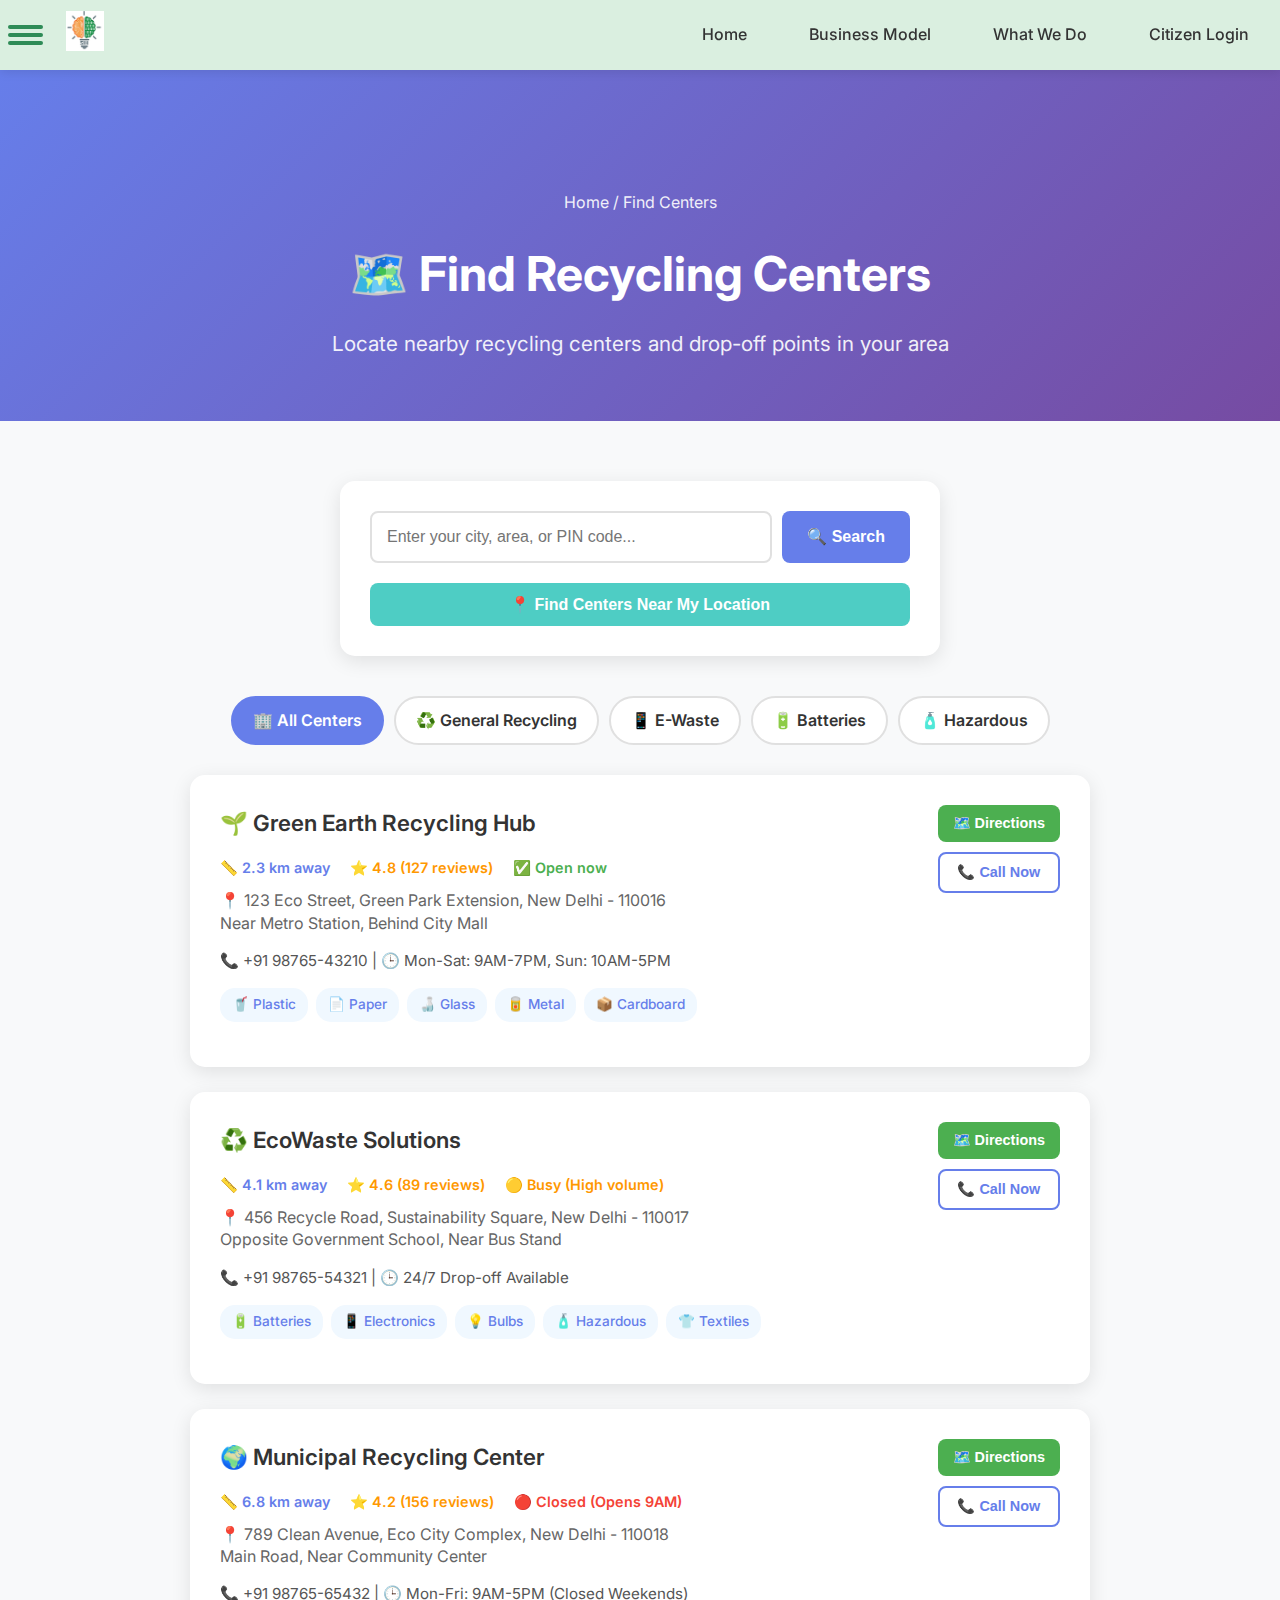
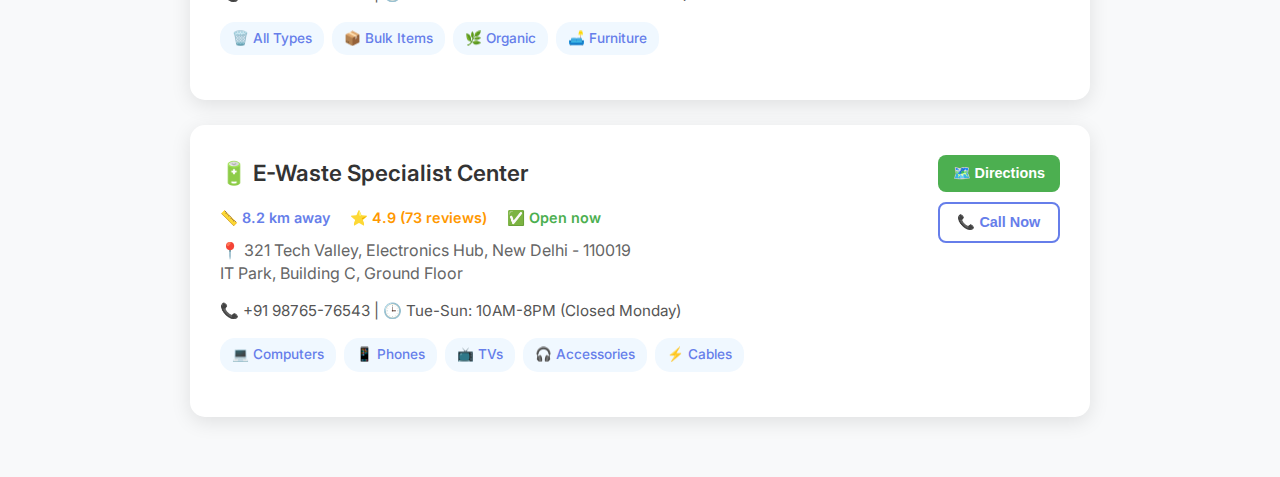
<file: find-center.html>
<!DOCTYPE html>
<html lang="en">
<head>
    <meta charset="UTF-8">
    <meta name="viewport" content="width=device-width, initial-scale=1.0">
    <title>Find Recycling Centers | ZeroWasteX</title>
    <link href="https://fonts.googleapis.com/css2?family=Inter:wght@300;400;500;600;700&display=swap" rel="stylesheet">
    <link rel="stylesheet" href="styles.css">
    <style>
        .center-hero {
            background: linear-gradient(135deg, #667eea 0%, #764ba2 100%);
            color: white;
            padding: 120px 0 60px;
            margin-top: 70px;
            text-align: center;
        }
        
        .center-content {
            padding: 60px 0;
            background: #f8f9fa;
        }
        
        .search-section {
            max-width: 600px;
            margin: 0 auto 40px;
            background: white;
            padding: 30px;
            border-radius: 15px;
            box-shadow: 0 5px 20px rgba(0,0,0,0.1);
        }
        
        .search-bar {
            display: flex;
            gap: 10px;
            margin-bottom: 20px;
        }
        
        .search-bar input {
            flex: 1;
            padding: 15px;
            border: 2px solid #e0e0e0;
            border-radius: 8px;
            font-size: 1rem;
            transition: border-color 0.3s ease;
        }
        
        .search-bar input:focus {
            border-color: #667eea;
            outline: none;
        }
        
        .search-btn {
            background: #667eea;
            color: white;
            border: none;
            padding: 15px 25px;
            border-radius: 8px;
            cursor: pointer;
            font-weight: 600;
            font-size: 1rem;
            transition: all 0.3s ease;
        }
        
        .search-btn:hover {
            background: #5a6fd8;
            transform: translateY(-2px);
        }
        
        .location-btn {
            width: 100%;
            background: #4ecdc4;
            color: white;
            border: none;
            padding: 12px 20px;
            border-radius: 8px;
            cursor: pointer;
            font-size: 1rem;
            font-weight: 600;
            transition: all 0.3s ease;
        }
        
        .location-btn:hover {
            background: #26a69a;
        }
        
        .centers-grid {
            display: grid;
            gap: 25px;
            max-width: 900px;
            margin: 0 auto;
        }
        
        .center-card {
            background: white;
            padding: 30px;
            border-radius: 15px;
            box-shadow: 0 5px 20px rgba(0,0,0,0.1);
            transition: all 0.3s ease;
            display: flex;
            justify-content: space-between;
            align-items: flex-start;
            gap: 25px;
        }
        
        .center-card:hover {
            transform: translateY(-5px);
            box-shadow: 0 15px 35px rgba(0,0,0,0.15);
        }
        
        .center-info {
            flex: 1;
        }
        
        .center-card h3 {
            margin: 0 0 15px 0;
            color: #333;
            font-size: 1.4rem;
            font-weight: 600;
        }
        
        .center-details {
            display: flex;
            gap: 20px;
            margin-bottom: 10px;
            flex-wrap: wrap;
            font-size: 0.9rem;
        }
        
        .distance {
            color: #667eea;
            font-weight: 600;
        }
        
        .rating {
            color: #ff9800;
            font-weight: 600;
        }
        
        .status {
            font-weight: 600;
        }
        
        .status.open { color: #4caf50; }
        .status.busy { color: #ff9800; }
        .status.closed { color: #f44336; }
        
        .address {
            color: #666;
            margin-bottom: 15px;
            line-height: 1.4;
        }
        
        .contact-info {
            margin-bottom: 15px;
            font-size: 0.95rem;
            color: #555;
        }
        
        .accepted-items {
            display: flex;
            gap: 8px;
            flex-wrap: wrap;
            margin-bottom: 15px;
        }
        
        .item-tag {
            background: #f0f8ff;
            color: #667eea;
            padding: 6px 12px;
            border-radius: 15px;
            font-size: 0.85rem;
            font-weight: 500;
        }
        
        .center-actions {
            display: flex;
            flex-direction: column;
            gap: 10px;
            min-width: 120px;
        }
        
        .action-btn-small {
            padding: 10px 15px;
            border: none;
            border-radius: 8px;
            cursor: pointer;
            font-size: 0.9rem;
            font-weight: 600;
            transition: all 0.3s ease;
            text-align: center;
        }
        
        .directions-btn {
            background: #4caf50;
            color: white;
        }
        
        .call-btn {
            background: transparent;
            color: #667eea;
            border: 2px solid #667eea;
        }
        
        .action-btn-small:hover {
            transform: translateY(-2px);
        }
        
        .directions-btn:hover {
            background: #45a049;
        }
        
        .call-btn:hover {
            background: #667eea;
            color: white;
        }
        
        .breadcrumb {
            margin-bottom: 20px;
            opacity: 0.9;
        }
        
        .breadcrumb a {
            color: white;
            text-decoration: none;
        }
        
        .hero-title {
            font-size: 3rem;
            font-weight: 700;
            margin-bottom: 15px;
        }
        
        .hero-subtitle {
            font-size: 1.3rem;
            opacity: 0.9;
        }
        
        .filter-tabs {
            display: flex;
            justify-content: center;
            gap: 10px;
            margin: 30px 0;
            flex-wrap: wrap;
        }
        
        .filter-tab {
            padding: 10px 20px;
            background: white;
            border: 2px solid #e0e0e0;
            border-radius: 25px;
            cursor: pointer;
            font-weight: 600;
            transition: all 0.3s ease;
        }
        
        .filter-tab.active,
        .filter-tab:hover {
            background: #667eea;
            color: white;
            border-color: #667eea;
        }
        
        @media (max-width: 768px) {
            .search-section {
                margin: 0 20px 40px;
                padding: 20px;
            }
            .center-card {
                flex-direction: column;
                gap: 20px;
                margin: 0 20px;
            }
            .center-actions {
                flex-direction: row;
                min-width: auto;
                width: 100%;
            }
            .action-btn-small {
                flex: 1;
            }
            .hero-title {
                font-size: 2.2rem;
            }
        }
    </style>
</head>
<body>
    <header class="header">
        <div class="header-container">
            <div class="header-left">
                <button class="hamburger-menu" id="hamburgerMenu">
                    <span></span>
                    <span></span>
                    <span></span>
                </button>
                <div class="logo-placeholder">
                    <img src="SIH2.webp" alt="Smart India Hackathon" class="hackathon-logo">
                </div>
            </div>
            <nav class="header-nav">
                <a href="index.html" class="nav-link">Home</a>
                <a href="business-model.html" class="nav-link">Business Model</a>
                <a href="what-we-do.html" class="nav-link">What We Do</a>
                <a href="citizen-login.html" class="nav-link">Citizen Login</a>
            </nav>
        </div>
    </header>

    <section class="center-hero">
        <div class="container">
            <div class="breadcrumb">
                <a href="index.html">Home</a> / <span>Find Centers</span>
            </div>
            <h1 class="hero-title">🗺️ Find Recycling Centers</h1>
            <p class="hero-subtitle">Locate nearby recycling centers and drop-off points in your area</p>
        </div>
    </section>

    <main class="center-content">
        <div class="container">
            <div class="search-section">
                <div class="search-bar">
                    <input type="text" placeholder="Enter your city, area, or PIN code..." id="locationSearch">
                    <button class="search-btn" onclick="searchCenters()">🔍 Search</button>
                </div>
                <button class="location-btn" onclick="findNearMe()">
                    📍 Find Centers Near My Location
                </button>
            </div>
            
            <div class="filter-tabs">
                <div class="filter-tab active">🏢 All Centers</div>
                <div class="filter-tab">♻️ General Recycling</div>
                <div class="filter-tab">📱 E-Waste</div>
                <div class="filter-tab">🔋 Batteries</div>
                <div class="filter-tab">🧴 Hazardous</div>
            </div>
            
            <div class="centers-grid">
                <div class="center-card">
                    <div class="center-info">
                        <h3>🌱 Green Earth Recycling Hub</h3>
                        <div class="center-details">
                            <span class="distance">📏 2.3 km away</span>
                            <span class="rating">⭐ 4.8 (127 reviews)</span>
                            <span class="status open">✅ Open now</span>
                        </div>
                        <div class="address">
                            📍 123 Eco Street, Green Park Extension, New Delhi - 110016<br>
                            Near Metro Station, Behind City Mall
                        </div>
                        <div class="contact-info">
                            📞 +91 98765-43210 | 🕒 Mon-Sat: 9AM-7PM, Sun: 10AM-5PM
                        </div>
                        <div class="accepted-items">
                            <span class="item-tag">🥤 Plastic</span>
                            <span class="item-tag">📄 Paper</span>
                            <span class="item-tag">🍶 Glass</span>
                            <span class="item-tag">🥫 Metal</span>
                            <span class="item-tag">📦 Cardboard</span>
                        </div>
                    </div>
                    <div class="center-actions">
                        <button class="action-btn-small directions-btn" onclick="getDirections('center1')">
                            🗺️ Directions
                        </button>
                        <button class="action-btn-small call-btn" onclick="callCenter('9876543210')">
                            📞 Call Now
                        </button>
                    </div>
                </div>

                <div class="center-card">
                    <div class="center-info">
                        <h3>♻️ EcoWaste Solutions</h3>
                        <div class="center-details">
                            <span class="distance">📏 4.1 km away</span>
                            <span class="rating">⭐ 4.6 (89 reviews)</span>
                            <span class="status busy">🟡 Busy (High volume)</span>
                        </div>
                        <div class="address">
                            📍 456 Recycle Road, Sustainability Square, New Delhi - 110017<br>
                            Opposite Government School, Near Bus Stand
                        </div>
                        <div class="contact-info">
                            📞 +91 98765-54321 | 🕒 24/7 Drop-off Available
                        </div>
                        <div class="accepted-items">
                            <span class="item-tag">🔋 Batteries</span>
                            <span class="item-tag">📱 Electronics</span>
                            <span class="item-tag">💡 Bulbs</span>
                            <span class="item-tag">🧴 Hazardous</span>
                            <span class="item-tag">👕 Textiles</span>
                        </div>
                    </div>
                    <div class="center-actions">
                        <button class="action-btn-small directions-btn" onclick="getDirections('center2')">
                            🗺️ Directions
                        </button>
                        <button class="action-btn-small call-btn" onclick="callCenter('9876554321')">
                            📞 Call Now
                        </button>
                    </div>
                </div>

                <div class="center-card">
                    <div class="center-info">
                        <h3>🌍 Municipal Recycling Center</h3>
                        <div class="center-details">
                            <span class="distance">📏 6.8 km away</span>
                            <span class="rating">⭐ 4.2 (156 reviews)</span>
                            <span class="status closed">🔴 Closed (Opens 9AM)</span>
                        </div>
                        <div class="address">
                            📍 789 Clean Avenue, Eco City Complex, New Delhi - 110018<br>
                            Main Road, Near Community Center
                        </div>
                        <div class="contact-info">
                            📞 +91 98765-65432 | 🕒 Mon-Fri: 9AM-5PM (Closed Weekends)
                        </div>
                        <div class="accepted-items">
                            <span class="item-tag">🗑️ All Types</span>
                            <span class="item-tag">📦 Bulk Items</span>
                            <span class="item-tag">🌿 Organic</span>
                            <span class="item-tag">🛋️ Furniture</span>
                        </div>
                    </div>
                    <div class="center-actions">
                        <button class="action-btn-small directions-btn" onclick="getDirections('center3')">
                            🗺️ Directions
                        </button>
                        <button class="action-btn-small call-btn" onclick="callCenter('9876665432')">
                            📞 Call Now
                        </button>
                    </div>
                </div>

                <div class="center-card">
                    <div class="center-info">
                        <h3>🔋 E-Waste Specialist Center</h3>
                        <div class="center-details">
                            <span class="distance">📏 8.2 km away</span>
                            <span class="rating">⭐ 4.9 (73 reviews)</span>
                            <span class="status open">✅ Open now</span>
                        </div>
                        <div class="address">
                            📍 321 Tech Valley, Electronics Hub, New Delhi - 110019<br>
                            IT Park, Building C, Ground Floor
                        </div>
                        <div class="contact-info">
                            📞 +91 98765-76543 | 🕒 Tue-Sun: 10AM-8PM (Closed Monday)
                        </div>
                        <div class="accepted-items">
                            <span class="item-tag">💻 Computers</span>
                            <span class="item-tag">📱 Phones</span>
                            <span class="item-tag">📺 TVs</span>
                            <span class="item-tag">🎧 Accessories</span>
                            <span class="item-tag">⚡ Cables</span>
                        </div>
                    </div>
                    <div class="center-actions">
                        <button class="action-btn-small directions-btn" onclick="getDirections('center4')">
                            🗺️ Directions
                        </button>
                        <button class="action-btn-small call-btn" onclick="callCenter('9876576543')">
                            📞 Call Now
                        </button>
                    </div>
                </div>
            </div>
        </div>
    </main>

    <script>
        function searchCenters() {
            const query = document.getElementById('locationSearch').value;
            if (query) {
                alert("🔍 Searching for recycling centers near: " + query + "\n\nShowing results within 15km radius.");
            } else {
                alert("Please enter a location to search.");
            }
        }
        
        function findNearMe() {
            if (navigator.geolocation) {
                navigator.geolocation.getCurrentPosition(function(position) {
                    alert("📍 Location detected!\n\nShowing recycling centers near your current location.\nFound 8 centers within 10km radius.");
                }, function() {
                    alert("❌ Unable to access your location. Please enter your location manually.");
                });
            } else {
                alert("❌ Geolocation not supported. Please search manually.");
            }
        }
        
        function getDirections(centerId) {
            alert("🗺️ Opening directions to the recycling center...\n\nThis will open Google Maps with step-by-step directions.");
        }
        
        function callCenter(phone) {
            alert("📞 Calling recycling center: " + phone + "\n\nPress OK to initiate the call.");
        }

        // Filter functionality
        document.addEventListener('DOMContentLoaded', function() {
            const filterTabs = document.querySelectorAll('.filter-tab');
            filterTabs.forEach(tab => {
                tab.addEventListener('click', function() {
                    filterTabs.forEach(t => t.classList.remove('active'));
                    this.classList.add('active');
                    alert("🔍 Filtering centers by: " + this.textContent.trim());
                });
            });
        });
    </script>
</body>
</html>
</file>
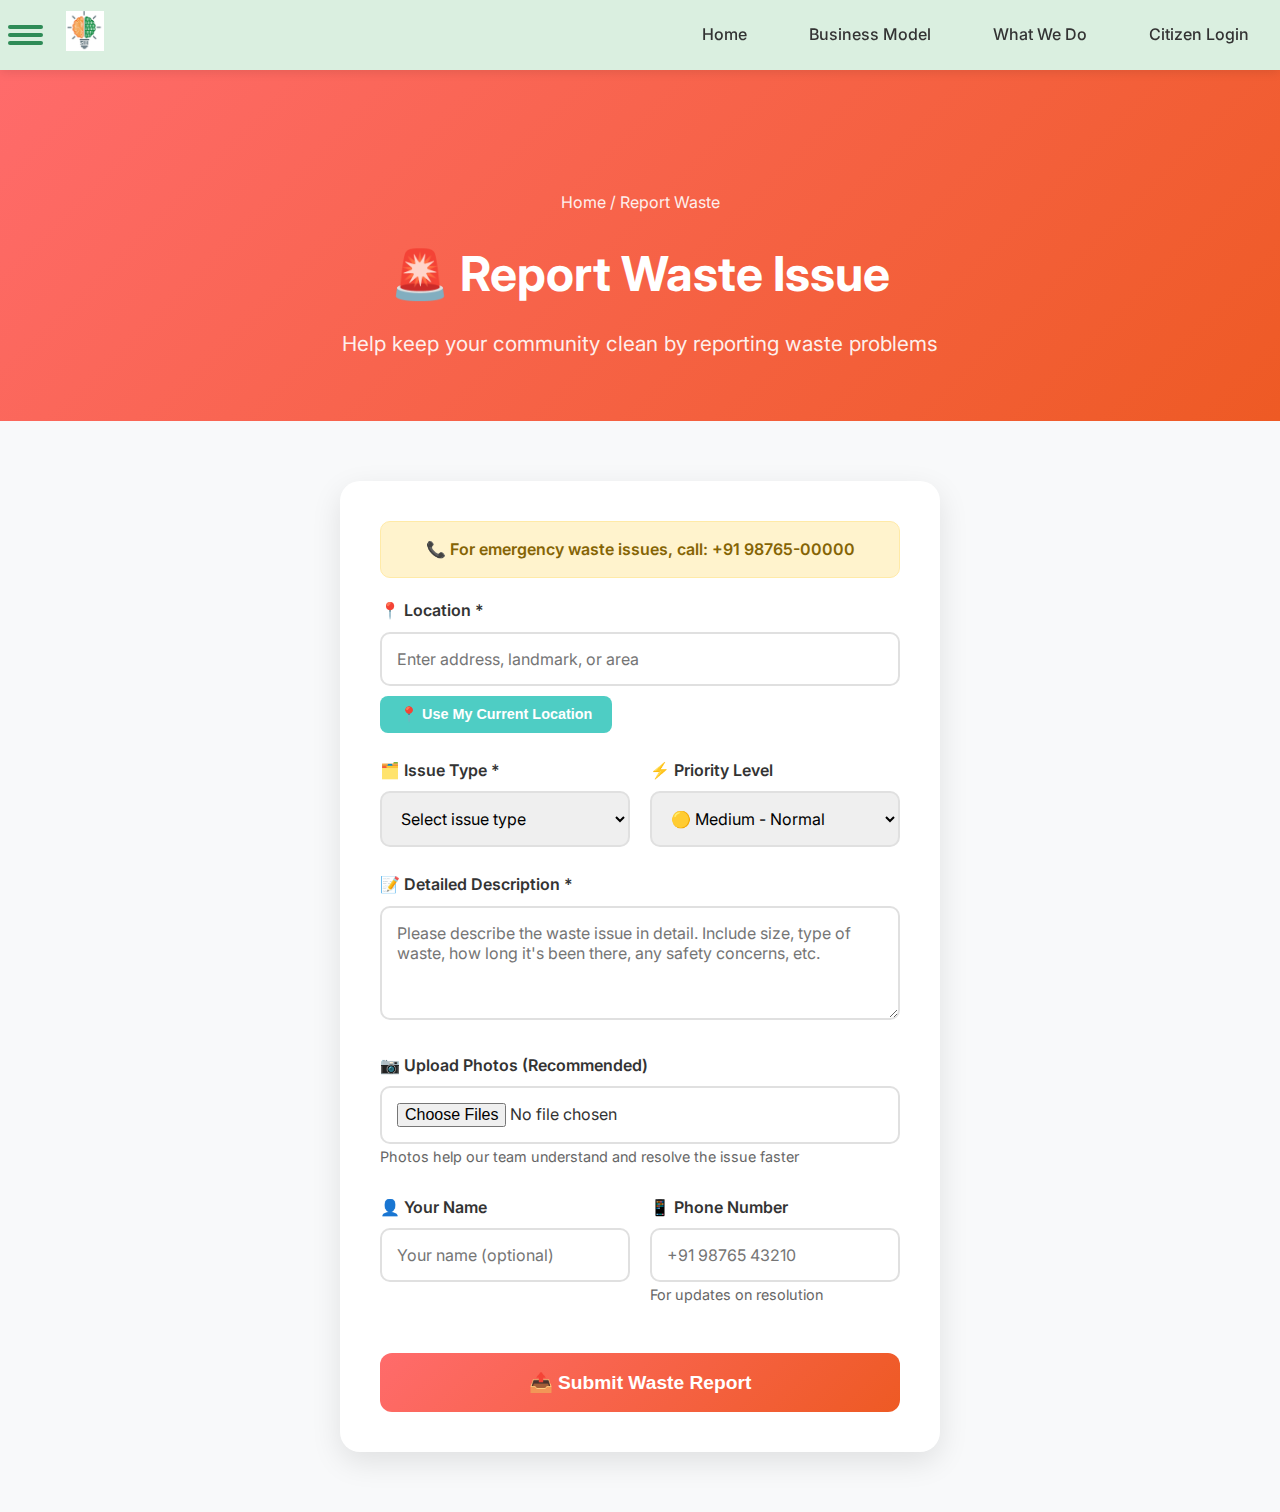
<file: report-waste.html>
<!DOCTYPE html>
<html lang="en">
<head>
    <meta charset="UTF-8">
    <meta name="viewport" content="width=device-width, initial-scale=1.0">
    <title>Report Waste Issue | ZeroWasteX</title>
    <link href="https://fonts.googleapis.com/css2?family=Inter:wght@300;400;500;600;700&display=swap" rel="stylesheet">
    <link rel="stylesheet" href="styles.css">
    <style>
        .report-hero {
            background: linear-gradient(135deg, #ff6b6b 0%, #ee5a24 100%);
            color: white;
            padding: 120px 0 60px;
            margin-top: 70px;
            text-align: center;
        }
        
        .report-content {
            padding: 60px 0;
            background: #f8f9fa;
        }
        
        .form-container {
            max-width: 600px;
            margin: 0 auto;
            background: white;
            padding: 40px;
            border-radius: 20px;
            box-shadow: 0 10px 30px rgba(0,0,0,0.1);
        }
        
        .form-group {
            margin-bottom: 25px;
        }
        
        .form-group label {
            display: block;
            margin-bottom: 8px;
            font-weight: 600;
            color: #333;
            font-size: 1rem;
        }
        
        .form-group input,
        .form-group select,
        .form-group textarea {
            width: 100%;
            padding: 15px;
            border: 2px solid #e0e0e0;
            border-radius: 10px;
            font-size: 1rem;
            transition: border-color 0.3s ease;
            font-family: 'Inter', sans-serif;
        }
        
        .form-group input:focus,
        .form-group select:focus,
        .form-group textarea:focus {
            border-color: #ff6b6b;
            outline: none;
            box-shadow: 0 0 0 3px rgba(255, 107, 107, 0.1);
        }
        
        .form-row {
            display: grid;
            grid-template-columns: 1fr 1fr;
            gap: 20px;
        }
        
        .location-btn {
            margin-top: 10px;
            background: #4ecdc4;
            color: white;
            border: none;
            padding: 10px 20px;
            border-radius: 8px;
            cursor: pointer;
            font-size: 0.9rem;
            font-weight: 600;
            transition: all 0.3s ease;
        }
        
        .location-btn:hover {
            background: #26a69a;
            transform: translateY(-2px);
        }
        
        .submit-btn {
            width: 100%;
            background: linear-gradient(135deg, #ff6b6b, #ee5a24);
            color: white;
            border: none;
            padding: 18px 25px;
            border-radius: 12px;
            font-size: 1.2rem;
            font-weight: 600;
            cursor: pointer;
            transition: all 0.3s ease;
            margin-top: 20px;
        }
        
        .submit-btn:hover {
            transform: translateY(-3px);
            box-shadow: 0 10px 25px rgba(255, 107, 107, 0.3);
        }
        
        .breadcrumb {
            margin-bottom: 20px;
            opacity: 0.9;
        }
        
        .breadcrumb a {
            color: white;
            text-decoration: none;
        }
        
        .hero-title {
            font-size: 3rem;
            font-weight: 700;
            margin-bottom: 15px;
        }
        
        .hero-subtitle {
            font-size: 1.3rem;
            opacity: 0.9;
        }
        
        .priority-indicator {
            background: #fff3cd;
            border: 1px solid #ffeaa7;
            color: #856404;
            padding: 15px;
            border-radius: 10px;
            margin-bottom: 20px;
            text-align: center;
            font-weight: 600;
        }
        
        @media (max-width: 768px) {
            .form-container {
                margin: 0 20px;
                padding: 30px 20px;
            }
            .form-row {
                grid-template-columns: 1fr;
            }
            .hero-title {
                font-size: 2.2rem;
            }
        }
    </style>
</head>
<body>
    <header class="header">
        <div class="header-container">
            <div class="header-left">
                <button class="hamburger-menu" id="hamburgerMenu">
                    <span></span>
                    <span></span>
                    <span></span>
                </button>
                <div class="logo-placeholder">
                    <img src="SIH2.webp" alt="Smart India Hackathon" class="hackathon-logo">
                </div>
            </div>
            <nav class="header-nav">
                <a href="index.html" class="nav-link">Home</a>
                <a href="business-model.html" class="nav-link">Business Model</a>
                <a href="what-we-do.html" class="nav-link">What We Do</a>
                <a href="citizen-login.html" class="nav-link">Citizen Login</a>
            </nav>
        </div>
    </header>

    <section class="report-hero">
        <div class="container">
            <div class="breadcrumb">
                <a href="index.html">Home</a> / <span>Report Waste</span>
            </div>
            <h1 class="hero-title">🚨 Report Waste Issue</h1>
            <p class="hero-subtitle">Help keep your community clean by reporting waste problems</p>
        </div>
    </section>

    <main class="report-content">
        <div class="container">
            <div class="form-container">
                <div class="priority-indicator">
                    📞 For emergency waste issues, call: +91 98765-00000
                </div>
                
                <form onsubmit="submitReport(event)">
                    <div class="form-group">
                        <label>📍 Location *</label>
                        <input type="text" placeholder="Enter address, landmark, or area" id="location" required>
                        <button type="button" class="location-btn" onclick="getMyLocation()">
                            📍 Use My Current Location
                        </button>
                    </div>
                    
                    <div class="form-row">
                        <div class="form-group">
                            <label>🗂️ Issue Type *</label>
                            <select required>
                                <option value="">Select issue type</option>
                                <option value="overflowing">🗑️ Overflowing Bins</option>
                                <option value="illegal">🚫 Illegal Dumping</option>
                                <option value="missed">📅 Missed Collection</option>
                                <option value="broken">🔧 Broken Bin</option>
                                <option value="hazardous">⚠️ Hazardous Waste</option>
                                <option value="smell">💨 Bad Odor</option>
                                <option value="other">❓ Other Issue</option>
                            </select>
                        </div>
                        
                        <div class="form-group">
                            <label>⚡ Priority Level</label>
                            <select>
                                <option value="low">🟢 Low - Can wait</option>
                                <option value="medium" selected>🟡 Medium - Normal</option>
                                <option value="high">🟠 High - Urgent</option>
                                <option value="critical">🔴 Critical - Emergency</option>
                            </select>
                        </div>
                    </div>
                    
                    <div class="form-group">
                        <label>📝 Detailed Description *</label>
                        <textarea placeholder="Please describe the waste issue in detail. Include size, type of waste, how long it's been there, any safety concerns, etc." rows="4" required></textarea>
                    </div>
                    
                    <div class="form-group">
                        <label>📷 Upload Photos (Recommended)</label>
                        <input type="file" accept="image/*" multiple>
                        <small style="color: #666; font-size: 0.9rem;">Photos help our team understand and resolve the issue faster</small>
                    </div>
                    
                    <div class="form-row">
                        <div class="form-group">
                            <label>👤 Your Name</label>
                            <input type="text" placeholder="Your name (optional)">
                        </div>
                        
                        <div class="form-group">
                            <label>📱 Phone Number</label>
                            <input type="tel" placeholder="+91 98765 43210">
                            <small style="color: #666; font-size: 0.9rem;">For updates on resolution</small>
                        </div>
                    </div>
                    
                    <button type="submit" class="submit-btn">
                        📤 Submit Waste Report
                    </button>
                </form>
            </div>
        </div>
    </main>

    <script>
        function getMyLocation() {
            if (navigator.geolocation) {
                navigator.geolocation.getCurrentPosition(function(position) {
                    document.getElementById('location').value = "Location detected: " + position.coords.latitude + ", " + position.coords.longitude;
                    alert("📍 Location detected successfully!");
                }, function() {
                    alert("❌ Unable to get your location. Please enter manually.");
                });
            } else {
                alert("❌ Geolocation not supported by this browser.");
            }
        }
        
        function submitReport(event) {
            event.preventDefault();
            const reportId = "WR" + Math.random().toString(36).substr(2, 8).toUpperCase();
            alert("✅ Waste report submitted successfully!\n\nReport ID: " + reportId + "\n\nWe'll investigate and resolve this issue within 24-48 hours. You'll receive updates via SMS/email.");
            event.target.reset();
        }
    </script>
</body>
</html>
</file>
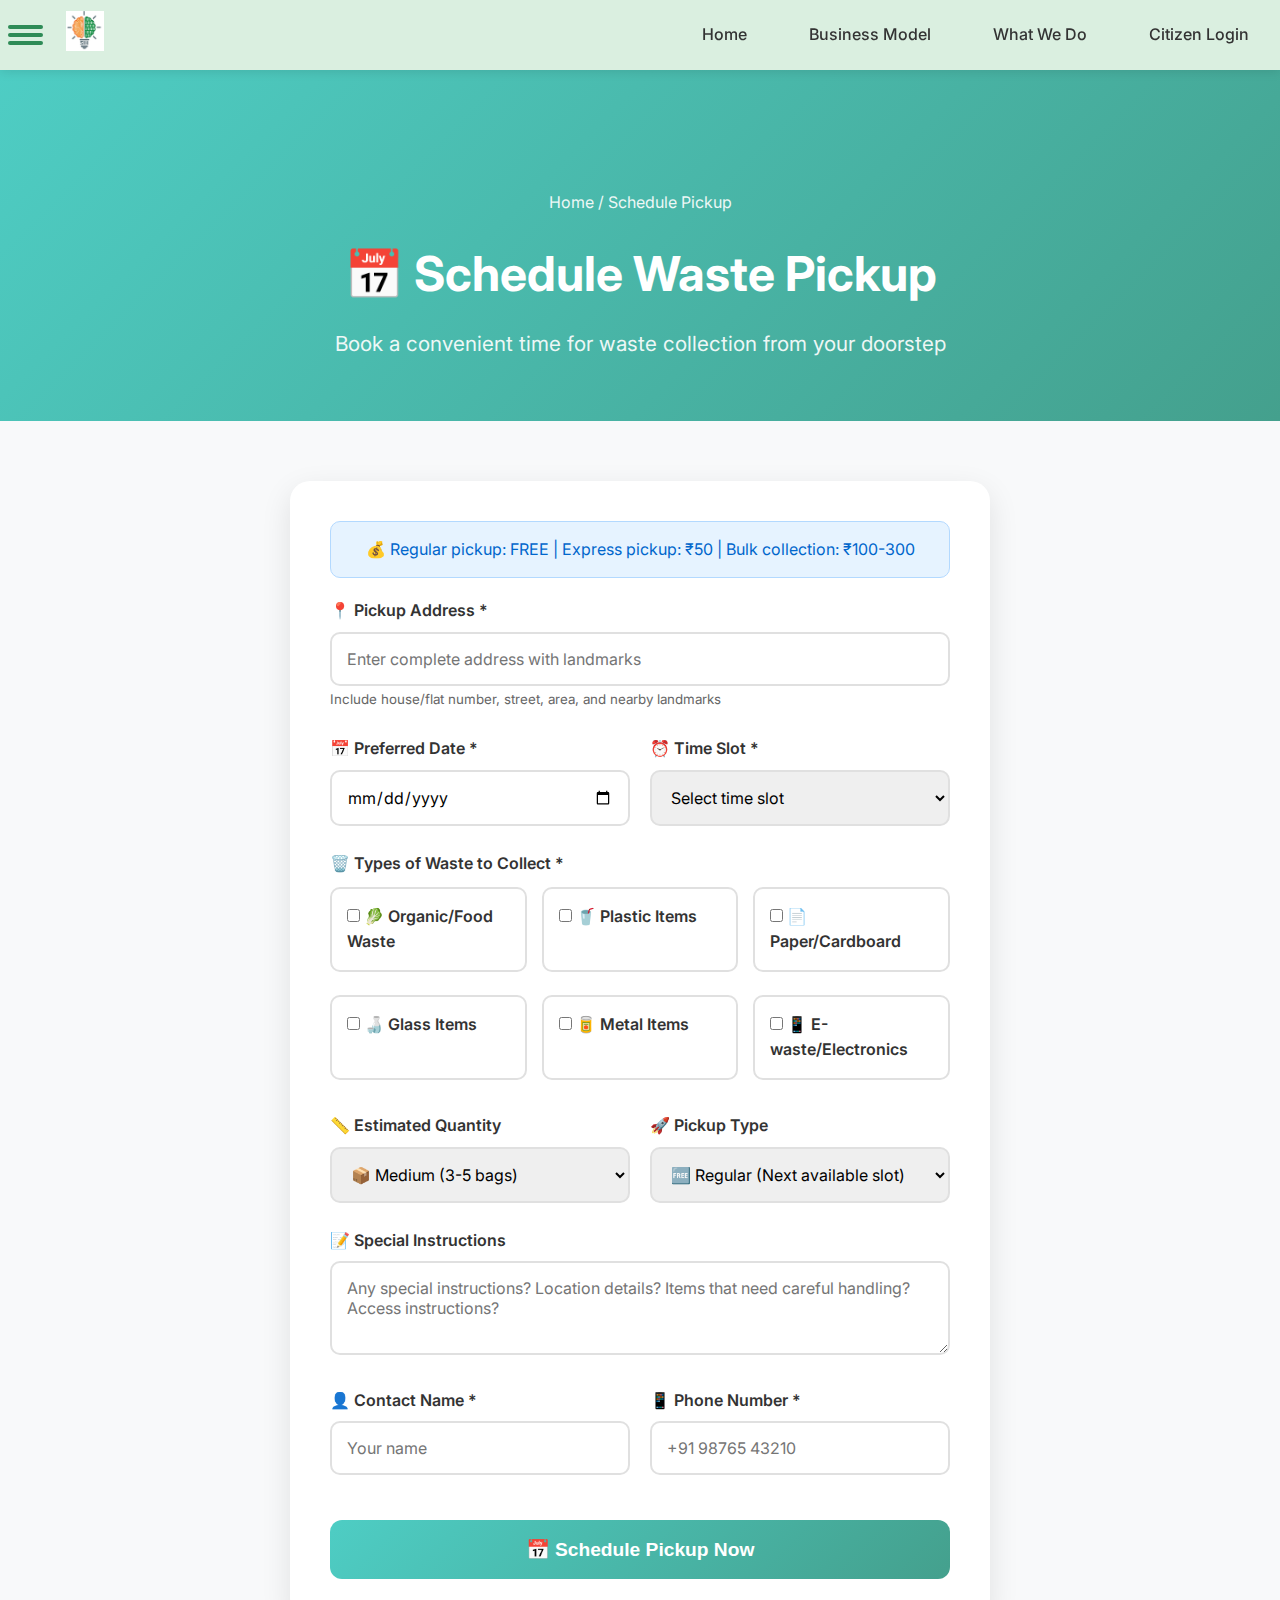
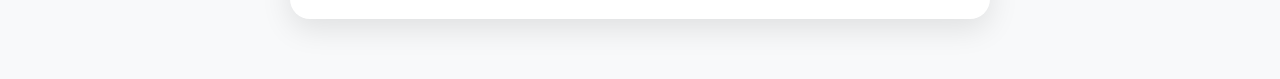
<file: schedule-pickup.html>
<!DOCTYPE html>
<html lang="en">
<head>
    <meta charset="UTF-8">
    <meta name="viewport" content="width=device-width, initial-scale=1.0">
    <title>Schedule Waste Pickup | ZeroWasteX</title>
    <link href="https://fonts.googleapis.com/css2?family=Inter:wght@300;400;500;600;700&display=swap" rel="stylesheet">
    <link rel="stylesheet" href="styles.css">
    <style>
        .pickup-hero {
            background: linear-gradient(135deg, #4ecdc4 0%, #44a08d 100%);
            color: white;
            padding: 120px 0 60px;
            margin-top: 70px;
            text-align: center;
        }
        
        .pickup-content {
            padding: 60px 0;
            background: #f8f9fa;
        }
        
        .form-container {
            max-width: 700px;
            margin: 0 auto;
            background: white;
            padding: 40px;
            border-radius: 20px;
            box-shadow: 0 10px 30px rgba(0,0,0,0.1);
        }
        
        .form-group {
            margin-bottom: 25px;
        }
        
        .form-group label {
            display: block;
            margin-bottom: 8px;
            font-weight: 600;
            color: #333;
            font-size: 1rem;
        }
        
        .form-group input,
        .form-group select,
        .form-group textarea {
            width: 100%;
            padding: 15px;
            border: 2px solid #e0e0e0;
            border-radius: 10px;
            font-size: 1rem;
            transition: border-color 0.3s ease;
            font-family: 'Inter', sans-serif;
        }
        
        .form-group input:focus,
        .form-group select:focus,
        .form-group textarea:focus {
            border-color: #4ecdc4;
            outline: none;
            box-shadow: 0 0 0 3px rgba(78, 205, 196, 0.1);
        }
        
        .form-row {
            display: grid;
            grid-template-columns: 1fr 1fr;
            gap: 20px;
        }
        
        .waste-types {
            display: grid;
            grid-template-columns: repeat(auto-fit, minmax(150px, 1fr));
            gap: 15px;
            margin-top: 10px;
        }
        
        .waste-type-card {
            display: flex;
            align-items: center;
            gap: 10px;
            padding: 15px;
            border: 2px solid #e0e0e0;
            border-radius: 10px;
            cursor: pointer;
            transition: all 0.3s ease;
        }
        
        .waste-type-card:hover {
            border-color: #4ecdc4;
            background: #f0fdfc;
        }
        
        .waste-type-card input[type="checkbox"] {
            width: auto;
        }
        
        .waste-type-card input[type="checkbox"]:checked + span {
            color: #4ecdc4;
            font-weight: 600;
        }
        
        .submit-btn {
            width: 100%;
            background: linear-gradient(135deg, #4ecdc4, #44a08d);
            color: white;
            border: none;
            padding: 18px 25px;
            border-radius: 12px;
            font-size: 1.2rem;
            font-weight: 600;
            cursor: pointer;
            transition: all 0.3s ease;
            margin-top: 20px;
        }
        
        .submit-btn:hover {
            transform: translateY(-3px);
            box-shadow: 0 10px 25px rgba(78, 205, 196, 0.3);
        }
        
        .pricing-info {
            background: #e6f3ff;
            border: 1px solid #b3d9ff;
            color: #0066cc;
            padding: 15px;
            border-radius: 10px;
            margin-bottom: 20px;
            text-align: center;
        }
        
        .breadcrumb {
            margin-bottom: 20px;
            opacity: 0.9;
        }
        
        .breadcrumb a {
            color: white;
            text-decoration: none;
        }
        
        .hero-title {
            font-size: 3rem;
            font-weight: 700;
            margin-bottom: 15px;
        }
        
        .hero-subtitle {
            font-size: 1.3rem;
            opacity: 0.9;
        }
        
        @media (max-width: 768px) {
            .form-container {
                margin: 0 20px;
                padding: 30px 20px;
            }
            .form-row {
                grid-template-columns: 1fr;
            }
            .waste-types {
                grid-template-columns: 1fr;
            }
            .hero-title {
                font-size: 2.2rem;
            }
        }
    </style>
</head>
<body>
    <header class="header">
        <div class="header-container">
            <div class="header-left">
                <button class="hamburger-menu" id="hamburgerMenu">
                    <span></span>
                    <span></span>
                    <span></span>
                </button>
                <div class="logo-placeholder">
                    <img src="SIH2.webp" alt="Smart India Hackathon" class="hackathon-logo">
                </div>
            </div>
            <nav class="header-nav">
                <a href="index.html" class="nav-link">Home</a>
                <a href="business-model.html" class="nav-link">Business Model</a>
                <a href="what-we-do.html" class="nav-link">What We Do</a>
                <a href="citizen-login.html" class="nav-link">Citizen Login</a>
            </nav>
        </div>
    </header>

    <section class="pickup-hero">
        <div class="container">
            <div class="breadcrumb">
                <a href="index.html">Home</a> / <span>Schedule Pickup</span>
            </div>
            <h1 class="hero-title">📅 Schedule Waste Pickup</h1>
            <p class="hero-subtitle">Book a convenient time for waste collection from your doorstep</p>
        </div>
    </section>

    <main class="pickup-content">
        <div class="container">
            <div class="form-container">
                <div class="pricing-info">
                    💰 Regular pickup: FREE | Express pickup: ₹50 | Bulk collection: ₹100-300
                </div>
                
                <form onsubmit="schedulePickup(event)">
                    <div class="form-group">
                        <label>📍 Pickup Address *</label>
                        <input type="text" placeholder="Enter complete address with landmarks" required>
                        <small style="color: #666;">Include house/flat number, street, area, and nearby landmarks</small>
                    </div>
                    
                    <div class="form-row">
                        <div class="form-group">
                            <label>📅 Preferred Date *</label>
                            <input type="date" required id="pickupDate">
                        </div>
                        
                        <div class="form-group">
                            <label>⏰ Time Slot *</label>
                            <select required>
                                <option value="">Select time slot</option>
                                <option value="morning">🌅 Morning (8:00 AM - 12:00 PM)</option>
                                <option value="afternoon">☀️ Afternoon (12:00 PM - 4:00 PM)</option>
                                <option value="evening">🌆 Evening (4:00 PM - 8:00 PM)</option>
                            </select>
                        </div>
                    </div>
                    
                    <div class="form-group">
                        <label>🗑️ Types of Waste to Collect *</label>
                        <div class="waste-types">
                            <label class="waste-type-card">
                                <input type="checkbox" value="organic">
                                <span>🥬 Organic/Food Waste</span>
                            </label>
                            <label class="waste-type-card">
                                <input type="checkbox" value="plastic">
                                <span>🥤 Plastic Items</span>
                            </label>
                            <label class="waste-type-card">
                                <input type="checkbox" value="paper">
                                <span>📄 Paper/Cardboard</span>
                            </label>
                            <label class="waste-type-card">
                                <input type="checkbox" value="glass">
                                <span>🍶 Glass Items</span>
                            </label>
                            <label class="waste-type-card">
                                <input type="checkbox" value="metal">
                                <span>🥫 Metal Items</span>
                            </label>
                            <label class="waste-type-card">
                                <input type="checkbox" value="ewaste">
                                <span>📱 E-waste/Electronics</span>
                            </label>
                        </div>
                    </div>
                    
                    <div class="form-row">
                        <div class="form-group">
                            <label>📏 Estimated Quantity</label>
                            <select>
                                <option value="small">🛍️ Small (1-2 bags)</option>
                                <option value="medium" selected>📦 Medium (3-5 bags)</option>
                                <option value="large">🗃️ Large (6-10 bags)</option>
                                <option value="bulk">🚛 Bulk (10+ bags, furniture, etc.)</option>
                            </select>
                        </div>
                        
                        <div class="form-group">
                            <label>🚀 Pickup Type</label>
                            <select>
                                <option value="regular">🆓 Regular (Next available slot)</option>
                                <option value="express">⚡ Express (+₹50 - Within 4 hours)</option>
                                <option value="scheduled">📅 Scheduled (Specific time)</option>
                            </select>
                        </div>
                    </div>
                    
                    <div class="form-group">
                        <label>📝 Special Instructions</label>
                        <textarea placeholder="Any special instructions? Location details? Items that need careful handling? Access instructions?" rows="3"></textarea>
                    </div>
                    
                    <div class="form-row">
                        <div class="form-group">
                            <label>👤 Contact Name *</label>
                            <input type="text" placeholder="Your name" required>
                        </div>
                        
                        <div class="form-group">
                            <label>📱 Phone Number *</label>
                            <input type="tel" placeholder="+91 98765 43210" required>
                        </div>
                    </div>
                    
                    <button type="submit" class="submit-btn">
                        📅 Schedule Pickup Now
                    </button>
                </form>
            </div>
        </div>
    </main>

    <script>
        // Set minimum date to today
        document.addEventListener('DOMContentLoaded', function() {
            const today = new Date();
            const tomorrow = new Date(today);
            tomorrow.setDate(tomorrow.getDate() + 1);
            document.getElementById('pickupDate').min = tomorrow.toISOString().split('T')[0];
        });
        
        function schedulePickup(event) {
            event.preventDefault();
            const pickupId = "PU" + Math.random().toString(36).substr(2, 8).toUpperCase();
            alert("✅ Pickup scheduled successfully!\n\nBooking ID: " + pickupId + "\n\nYou'll receive a confirmation SMS with pickup details. Our team will arrive during your selected time slot.");
            event.target.reset();
        }
    </script>
</body>
</html>
</file>
<file: styles.css>
* {
  margin: 0;
  padding: 0;
  box-sizing: border-box;
}

:root {
  --primary-green: #2e8b57;
  --light-blue: #e6f3ff;
  --white: #daefe0;
  --white1: #ffffff;
  --dark-gray: #333333;
  --light-gray: #f8f9fa;
  --shadow: 0 2px 10px rgba(0, 0, 0, 0.1);
  --transition: all 0.3s ease;
  .title-green {
  color: #1e5d3a;
}

.title-black {
  color: #333333;
}

}

body {
  font-family: "Inter", sans-serif;
  line-height: 1.6;
  color: var(--dark-gray);
  overflow-x: hidden;
}

.container {
  max-width: 1200px;
  margin: 0 auto;
  padding: 0 20px;
}

/* Header Styles */
.header {
  background: var(--white);
  box-shadow: var(--shadow);
  position: fixed;
  top: 0;
  left: 0;
  right: 0;
  z-index: 1000;
  height: 70px;
}

.header-container {
  display: flex;
  justify-content: space-between;
  align-items: center;
  height: 100%;
  width: 100%;
  padding: 0 15px 0 0; /* No left padding */
}

.header-left {
  display: flex;
  align-items: center;
  gap: 5px;
  padding-left: 0;
  margin-left: 0;
}

.hamburger-menu {
  background: none;
  border: none;
  cursor: pointer;
  display: flex;
  flex-direction: column;
  gap: 4px;
  padding: 8px 8px 8px 5px; /* Less left padding */
  border-radius: 4px;
  transition: var(--transition);
}


.header-left {
  display: flex;
  align-items: center;
  gap: 15px;
}

.hamburger-menu {
  background: none;
  border: none;
  cursor: pointer;
  display: flex;
  flex-direction: column;
  gap: 4px;
  padding: 8px;
  border-radius: 4px;
  transition: var(--transition);
}

.hamburger-menu:hover {
  background: var(--light-gray);
}

.hamburger-menu span {
  width: 35px; /* Changed from 25px to 35px */
  height: 4px; /* Changed from 3px to 4px */
  background: var(--primary-green);
  border-radius: 2px;
  transition: var(--transition);
}


.hackathon-logo {
  height: 40px;
  width: auto;
}

.header-nav {
  display: flex;
  gap: 30px;
  align-items: center;
}

.nav-link {
  text-decoration: none;
  color: var(--dark-gray);
  font-weight: 500;
  transition: var(--transition);
  padding: 8px 16px;
  border-radius: 6px;
}

.nav-link:hover {
  color: var(--primary-green);
  background: var(--light-blue);
}

/* Hamburger Menu Overlay */
.hamburger-overlay {
  position: fixed;
  top: 0;
  left: -100%;
  width: 300px;
  height: 100vh;
  background: var(--white);
  box-shadow: 2px 0 10px rgba(0, 0, 0, 0.1);
  z-index: 1001;
  transition: left 0.3s ease;
}

.hamburger-overlay.active {
  left: 0;
}

.hamburger-menu-content {
  padding: 20px;
  height: 100%;
}

.close-menu {
  background: none;
  border: none;
  font-size: 30px;
  cursor: pointer;
  float: right;
  color: var(--dark-gray);
  margin-bottom: 30px;
}

.hamburger-nav {
  display: flex;
  flex-direction: column;
  gap: 15px;
}

.hamburger-link {
  text-decoration: none;
  color: var(--dark-gray);
  font-weight: 500;
  padding: 12px 16px;
  border-radius: 8px;
  transition: var(--transition);
  display: flex;
  align-items: center;
}

.hamburger-link:hover {
  background: var(--light-blue);
  color: var(--primary-green);
}

/* Hero Section */
.hero {
  position: relative;
  height: 100vh;
  display: flex;
  align-items: center;
  justify-content: center;
  text-align: center;
  overflow: hidden;
  margin-top: 70px;
}

.hero-background {
  position: absolute;
  top: 0;
  left: 0;
  width: 100%;
  height: 100%;
  z-index: -1;
  background-image: url('environmental2.jpg');
  background-size: 100% 100%; /* Make it wider */
  background-position: 0 0;
  background-repeat: no-repeat;
  animation: moveBackground 10s linear infinite alternate;
  opacity: 0.7;
}

@keyframes moveBackground {
  0% { background-position: 0 0; }
  100% { background-position: 100% 0; }
}

.hero-bg-image {
  display: none;
}




.hero-content {
  z-index: 1;
  max-width: 800px;
  padding: 0 20px;
  transform: translateY(-80px); /* Add this line to move everything up */
}


.main-logo {
  margin-bottom: 30px;
}

.logo-circle {
  width: 120px;
  height: 120px;
  border-radius: 50%;
  background: var(--white1);
  display: flex;
  align-items: center;
  justify-content: center;
  margin: 0 auto;
  box-shadow: var(--shadow);
  animation: float 3s ease-in-out infinite;
}

@keyframes float {
  0%,
  100% {
    transform: translateY(0px);
  }
  50% {
    transform: translateY(-10px);
  }
}

.main-logo-img {
  width: 200px;
  height: 200px;
}

.main-title {
  font-size: 4rem;
  font-weight: 700;
  color: var(--primary-green);
  margin-bottom: 20px;
  text-shadow: 2px 2px 4px rgba(0, 0, 0, 0.1);
}

.tagline {
  font-size: 1.5rem;
  color: var(--dark-gray);
  margin-bottom: 40px;
  font-weight: 400;
}

.quick-actions {
  display: flex;
  gap: 20px;
  justify-content: center;
  flex-wrap: wrap;
}

.action-btn {
  padding: 15px 30px;
  border: none;
  border-radius: 50px;
  font-size: 1rem;
  font-weight: 600;
  cursor: pointer;
  transition: var(--transition);
  text-transform: uppercase;
  letter-spacing: 0.5px;
}

.action-btn.primary {
  background: var(--primary-green);
  color: var(--white);
}

.action-btn.primary:hover {
  background: #236b47;
  transform: translateY(-2px);
  box-shadow: 0 5px 15px rgba(46, 139, 87, 0.3);
}

.action-btn.secondary {
  background: var(--light-blue);
  color: var(--primary-green);
  border: 2px solid var(--primary-green);
}

.action-btn.secondary:hover {
  background: var(--primary-green);
  color: var(--white);
  transform: translateY(-2px);
}

.action-btn.tertiary {
  background: #e3e978;
  color: #e34c06; /* Blue text */
  border: 2px solid #cd370d; /* Blue border */
}

.action-btn.tertiary:hover {
  background: #b16206; /* Blue background on hover */
  color: rgb(202, 134, 10); /* White text on hover */
  transform: translateY(-2px);
}


.action-btn.tertiary:hover {
  background: var(--primary-green);
  color: var(--white);
  transform: translateY(-2px);
}

/* Statistics Section */
.stats-section {
  padding: 80px 0;
  background: var(--light-gray);
}

.section-title {
  text-align: center;
  font-size: 2.5rem;
  color: var(--primary-green);
  margin-bottom: 50px;
  font-weight: 600;
}

.stats-grid {
  display: grid;
  grid-template-columns: repeat(auto-fit, minmax(300px, 1fr));
  gap: 30px;
  margin-top: 50px;
}

.stat-card {
  background: var(--white);
  padding: 40px 30px;
  border-radius: 15px;
  text-align: center;
  box-shadow: var(--shadow);
  transition: var(--transition);
  position: relative;
  overflow: hidden;
}

.stat-card::before {
  content: "";
  position: absolute;
  top: 0;
  left: 0;
  width: 100%;
  height: 4px;
  background: linear-gradient(90deg, var(--primary-green), #4caf50);
}

.stat-card:hover {
  transform: translateY(-5px);
  box-shadow: 0 10px 30px rgba(0, 0, 0, 0.15);
}

.stat-icon {
  font-size: 3rem;
  margin-bottom: 20px;
}

.stat-number {
  font-size: 3rem;
  font-weight: 700;
  color: var(--primary-green);
  margin-bottom: 10px;
  display: block;
}

.stat-label {
  font-size: 1.1rem;
  color: var(--dark-gray);
  font-weight: 500;
}

/* Map Section */
.map-section {
  padding: 80px 0;
  background: var(--white);
}

.map-container {
  position: relative;
  border-radius: 15px;
  overflow: hidden;
  box-shadow: var(--shadow);
  margin-top: 40px;
}

.map-image {
  width: 100%;
  height: 400px;
  object-fit: cover;
}

.map-overlay {
  position: absolute;
  top: 20px;
  right: 20px;
  background: rgba(255, 255, 255, 0.95);
  padding: 20px;
  border-radius: 10px;
  backdrop-filter: blur(10px);
}

.map-legend {
  display: flex;
  flex-direction: column;
  gap: 10px;
}

.legend-item {
  display: flex;
  align-items: center;
  gap: 10px;
  font-size: 0.9rem;
}

.legend-dot {
  width: 12px;
  height: 12px;
  border-radius: 50%;
}

.legend-dot.collection {
  background: #ff6b6b;
}

.legend-dot.recycling {
  background: var(--primary-green);
}

.legend-dot.active {
  background: #4ecdc4;
  animation: pulse 2s infinite;
}

@keyframes pulse {
  0%,
  100% {
    opacity: 1;
  }
  50% {
    opacity: 0.5;
  }
}

/* Calculator Section */
.calculator-section {
  padding: 80px 0;
  background: var(--light-blue);
}

.calculator-widget {
  background: var(--white);
  padding: 40px;
  border-radius: 15px;
  box-shadow: var(--shadow);
  max-width: 600px;
  margin: 0 auto;
  text-align: center;
}

.calculator-widget h3 {
  font-size: 2rem;
  color: var(--primary-green);
  margin-bottom: 30px;
}

.calculator-input {
  margin-bottom: 30px;
}

.calculator-input label {
  display: block;
  margin-bottom: 10px;
  font-weight: 500;
  color: var(--dark-gray);
}

.calculator-input input {
  width: 200px;
  padding: 12px;
  border: 2px solid #ddd;
  border-radius: 8px;
  font-size: 1rem;
  margin-right: 15px;
}

.calculate-btn {
  padding: 12px 25px;
  background: var(--primary-green);
  color: var(--white);
  border: none;
  border-radius: 8px;
  cursor: pointer;
  font-weight: 600;
  transition: var(--transition);
}

.calculate-btn:hover {
  background: #236b47;
}

.calculator-results {
  display: flex;
  justify-content: space-around;
  gap: 20px;
}

.result-item {
  display: flex;
  flex-direction: column;
  gap: 5px;
}

.result-label {
  font-weight: 500;
  color: var(--dark-gray);
}

.result-value {
  font-size: 1.5rem;
  font-weight: 700;
  color: var(--primary-green);
}

/* Achievements Section */
.achievements-section {
  padding: 60px 0;
  background: var(--primary-green);
  color: var(--white);
  overflow: hidden;
}

.achievements-section .section-title {
  color: var(--white);
  margin-bottom: 30px;
}

.ticker-container {
  overflow: hidden;
  white-space: nowrap;
}

.ticker-content {
  display: inline-block;
  animation: scroll 30s linear infinite;
}

.ticker-item {
  display: inline-block;
  padding: 0 50px;
  font-size: 1.2rem;
  font-weight: 500;
}

@keyframes scroll {
  0% {
    transform: translateX(100%);
  }
  100% {
    transform: translateX(-100%);
  }
}

/* Testimonials Section */
.testimonials-section {
  padding: 80px 0;
  background: var(--light-gray);
}

.testimonials-slider {
  position: relative;
  max-width: 800px;
  margin: 0 auto;
  height: 300px;
  overflow: hidden;
}

.testimonial-card {
  position: absolute;
  top: 0;
  left: 0;
  width: 100%;
  opacity: 0;
  transform: translateX(100%);
  transition: all 0.5s ease;
  background: var(--white);
  padding: 40px;
  border-radius: 15px;
  box-shadow: var(--shadow);
}

.testimonial-card.active {
  opacity: 1;
  transform: translateX(0);
}

.testimonial-content p {
  font-size: 1.2rem;
  line-height: 1.8;
  margin-bottom: 30px;
  font-style: italic;
  color: var(--dark-gray);
}

.testimonial-author {
  display: flex;
  align-items: center;
  gap: 15px;
}

.author-image {
  width: 50px;
  height: 50px;
  border-radius: 50%;
  object-fit: cover;
}

.author-info h4 {
  color: var(--primary-green);
  margin-bottom: 5px;
}

.author-info span {
  color: #666;
  font-size: 0.9rem;
}

.testimonial-dots {
  display: flex;
  justify-content: center;
  gap: 10px;
  margin-top: 30px;
}

.dot {
  width: 12px;
  height: 12px;
  border-radius: 50%;
  background: #ddd;
  cursor: pointer;
  transition: var(--transition);
}

.dot.active {
  background: var(--primary-green);
}

/* Tips Section */
.tips-section {
  padding: 80px 0;
  background: var(--white);
}

.tips-carousel {
  display: flex;
  gap: 30px;
  margin-top: 40px;
  overflow: hidden;
  position: relative;
}

.tip-card {
  flex: 0 0 350px;
  background: var(--light-blue);
  padding: 40px 30px;
  border-radius: 15px;
  text-align: center;
  transition: var(--transition);
  opacity: 0.7;
  transform: scale(0.95);
}

.tip-card.active {
  opacity: 1;
  transform: scale(1);
  background: var(--primary-green);
  color: var(--white);
}

.tip-icon {
  font-size: 3rem;
  margin-bottom: 20px;
}

.tip-card h3 {
  font-size: 1.5rem;
  margin-bottom: 15px;
  color: inherit;
}

.tip-card p {
  line-height: 1.6;
  color: inherit;
}

.carousel-controls {
  display: flex;
  justify-content: center;
  gap: 20px;
  margin-top: 30px;
}

.carousel-btn {
  width: 50px;
  height: 50px;
  border-radius: 50%;
  border: 2px solid var(--primary-green);
  background: var(--white);
  color: var(--primary-green);
  font-size: 1.5rem;
  cursor: pointer;
  transition: var(--transition);
}

.carousel-btn:hover {
  background: var(--primary-green);
  color: var(--white);
}

/* Footer */
.footer {
  background: var(--dark-gray);
  color: var(--white);
  padding: 50px 0 20px;
}

.footer-content {
  display: grid;
  grid-template-columns: repeat(auto-fit, minmax(250px, 1fr));
  gap: 40px;
  margin-bottom: 30px;
}

.footer-section h3,
.footer-section h4 {
  color: var(--primary-green);
  margin-bottom: 20px;
}

.footer-section ul {
  list-style: none;
}

.footer-section ul li {
  margin-bottom: 10px;
}

.footer-section ul li a {
  color: var(--white);
  text-decoration: none;
  transition: var(--transition);
}

.footer-section ul li a:hover {
  color: var(--primary-green);
}

.footer-bottom {
  text-align: center;
  padding-top: 20px;
  border-top: 1px solid #555;
  color: #ccc;
}

/* Responsive Design */
@media (max-width: 768px) {
  .header-nav {
    display: none;
  }

  .main-title {
    font-size: 2.5rem;
  }

  .tagline {
    font-size: 1.2rem;
  }

  .quick-actions {
    flex-direction: column;
    align-items: center;
  }

  .action-btn {
    width: 250px;
  }

  .stats-grid {
    grid-template-columns: 1fr;
    gap: 20px;
  }

  .map-overlay {
    position: static;
    margin-top: 20px;
    border-radius: 0;
  }

  .calculator-input input {
    width: 100%;
    margin-right: 0;
    margin-bottom: 15px;
  }

  .calculator-results {
    flex-direction: column;
    gap: 15px;
  }

  .tips-carousel {
    flex-direction: column;
    align-items: center;
  }

  .tip-card {
    flex: none;
    width: 100%;
    max-width: 400px;
  }

  .testimonials-slider {
    height: auto;
    min-height: 300px;
  }

  .testimonial-card {
    position: relative;
    transform: none;
    opacity: 1;
    margin-bottom: 20px;
  }

  .testimonial-card:not(.active) {
    display: none;
  }
}

@media (max-width: 480px) {
  .container {
    padding: 0 15px;
  }

  .hero-content {
    padding: 0 15px;
  }

  .main-title {
    font-size: 2rem;
  }

  .section-title {
    font-size: 2rem;
  }

  .stat-card {
    padding: 30px 20px;
  }

  .calculator-widget {
    padding: 30px 20px;
  }

  .testimonial-card {
    padding: 30px 20px;
  }
}
/* Enhanced Map - Minimal additions only */
.enhanced-map-content {
    position: relative;
    width: 100%;
    height: 400px;
    background: linear-gradient(135deg, #a8e6cf 0%, #88d8a3 100%);
    border-radius: 15px;
    overflow: hidden;
}

.map-background {
    position: absolute;
    top: 0;
    left: 0;
    width: 100%;
    height: 100%;
}

.grid-overlay {
    width: 100%;
    height: 100%;
    background: url('data:image/svg+xml,<svg xmlns="http://www.w3.org/2000/svg" viewBox="0 0 100 100"><defs><pattern id="grid" width="5" height="5" patternUnits="userSpaceOnUse"><path d="M 5 0 L 0 0 0 5" fill="none" stroke="rgba(255,255,255,0.2)" stroke-width="0.5"/></pattern></defs><rect width="100" height="100" fill="url(%23grid)"/></svg>');
}

.map-marker {
    position: absolute;
    transform: translate(-50%, -50%);
    z-index: 10;
    cursor: pointer;
}

.marker-dot {
    width: 35px;
    height: 35px;
    background: white;
    border-radius: 50%;
    display: flex;
    align-items: center;
    justify-content: center;
    font-size: 1.2rem;
    box-shadow: 0 4px 12px rgba(0, 0, 0, 0.2);
    border: 3px solid var(--primary-green);
    animation: markerPulse 2s infinite;
}

.marker-dot.warning {
    border-color: #ff6b6b;
    animation: warningPulse 1s infinite;
}

.marker-info {
    position: absolute;
    top: -35px;
    left: 50%;
    transform: translateX(-50%);
    background: rgba(0, 0, 0, 0.8);
    color: white;
    padding: 5px 10px;
    border-radius: 5px;
    font-size: 0.8rem;
    white-space: nowrap;
    opacity: 0;
    transition: opacity 0.3s ease;
}

.map-marker:hover .marker-info {
    opacity: 1;
}

.moving-truck {
    animation: moveTruck 8s linear infinite;
}

.moving-truck:nth-child(5) {
    animation-delay: -4s;
}

.enhanced-stats {
    margin-bottom: 20px;
    text-align: center;
}

.enhanced-stats h3 {
    color: #ff4444;
    font-size: 1rem;
    margin-bottom: 10px;
    animation: liveBlink 2s infinite;
}

.live-counter {
    display: flex;
    flex-direction: column;
    align-items: center;
}

.counter-number {
    font-size: 2rem;
    font-weight: 700;
    color: var(--primary-green);
    line-height: 1;
}

.counter-label {
    font-size: 0.8rem;
    color: #666;
    margin-top: 2px;
}

.legend-dot.pulsing {
    animation: legendPulse 1.5s infinite;
}

/* Animations */
@keyframes markerPulse {
    0%, 100% { transform: scale(1); }
    50% { transform: scale(1.1); }
}

@keyframes warningPulse {
    0%, 100% { border-color: #ff6b6b; }
    50% { border-color: #ff3333; }
}

@keyframes moveTruck {
    0% { transform: translate(-50%, -50%) translateX(0); }
    25% { transform: translate(-50%, -50%) translateX(150px); }
    50% { transform: translate(-50%, -50%) translateX(150px) translateY(80px); }
    75% { transform: translate(-50%, -50%) translateX(50px) translateY(80px); }
    100% { transform: translate(-50%, -50%) translateX(0); }
}

@keyframes liveBlink {
    0%, 50% { opacity: 1; }
    51%, 100% { opacity: 0.5; }
}

@keyframes legendPulse {
    0%, 100% { background: #4ecdc4; }
    50% { background: #26a69a; }
}
/* Mobile Menu Styles - Simple Version */
@media (max-width: 768px) {
    .header-nav {
        display: none;
        position: fixed;
        top: 70px;
        right: 0;
        width: 250px;
        background: white;
        box-shadow: -5px 0 15px rgba(0,0,0,0.1);
        z-index: 1000;
        padding: 20px 0;
        border-radius: 10px 0 0 10px;
    }
    
    .header-nav.mobile-open {
        display: block;
        animation: slideIn 0.3s ease;
    }
    
    .header-nav .nav-link {
        display: block;
        padding: 15px 25px;
        color: #333;
        text-decoration: none;
        border-bottom: 1px solid #f0f0f0;
    }
    
    .header-nav .nav-link:hover {
        background: #f8f9fa;
        color: #667eea;
    }
    
    @keyframes slideIn {
        from { transform: translateX(100%); }
        to { transform: translateX(0); }
    }
    
    /* Hamburger animation */
    .hamburger-menu.active span:nth-child(1) {
        transform: rotate(45deg) translate(8px, 8px);
    }
    
    .hamburger-menu.active span:nth-child(2) {
        opacity: 0;
    }
    
    .hamburger-menu.active span:nth-child(3) {
        transform: rotate(-45deg) translate(8px, -8px);
    }
}
</file>
